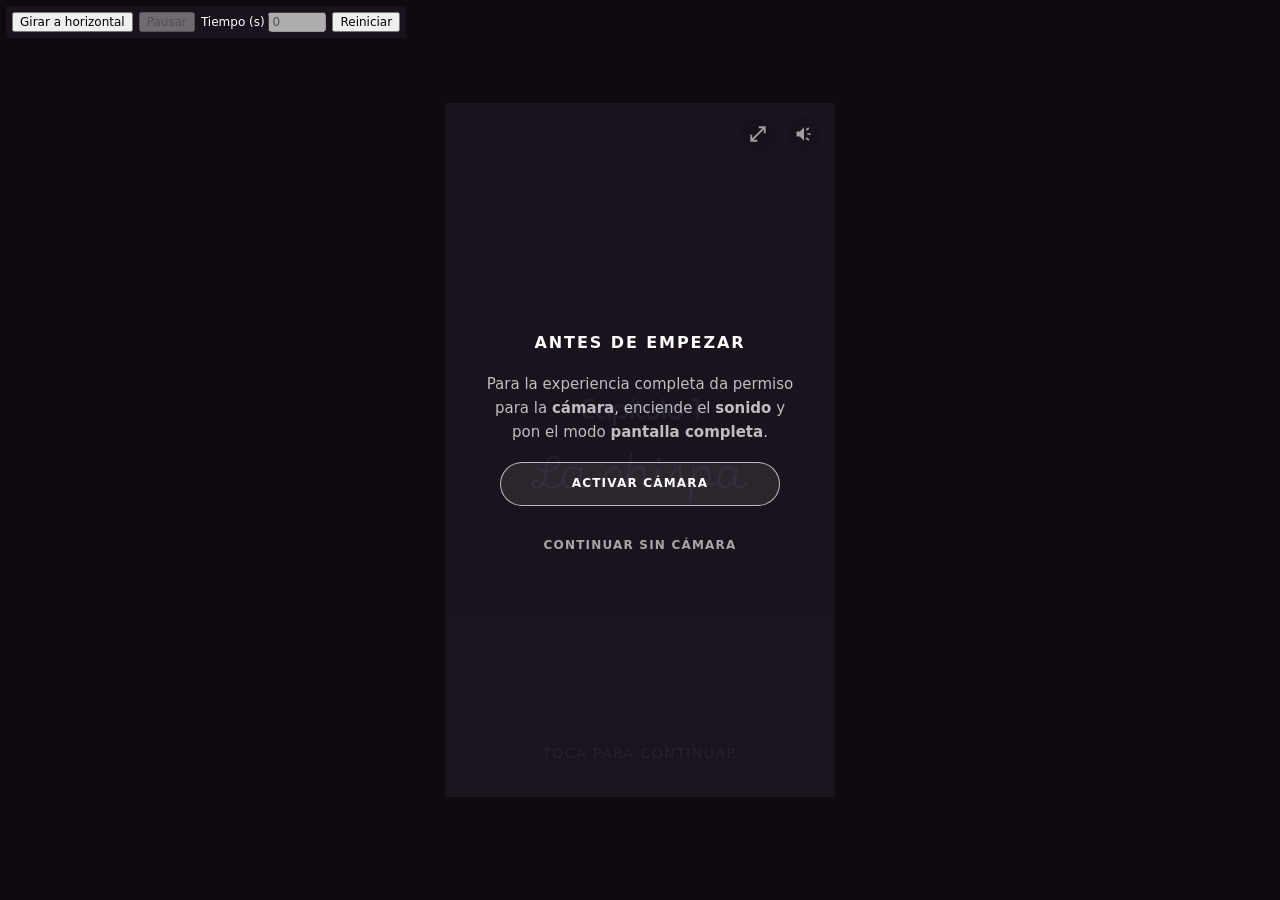
<file: index.html>
<!doctype html>
<html lang="es">
<head>
  <meta charset="utf-8">
  <meta name="viewport" content="width=device-width, initial-scale=1">
  <title>Pulso Celeste</title>
  <meta http-equiv="refresh" content="0; url=amor.html">
</head>
<body>
  <p>Abriendo <a href="amor.html">Pulso Celeste</a>…</p>
  <script>
    const destino = new URL("amor.html", window.location.href);
    destino.search = window.location.search;
    destino.hash = window.location.hash;
    window.location.replace(destino.href);
  </script>
</body>
</html>
</file>
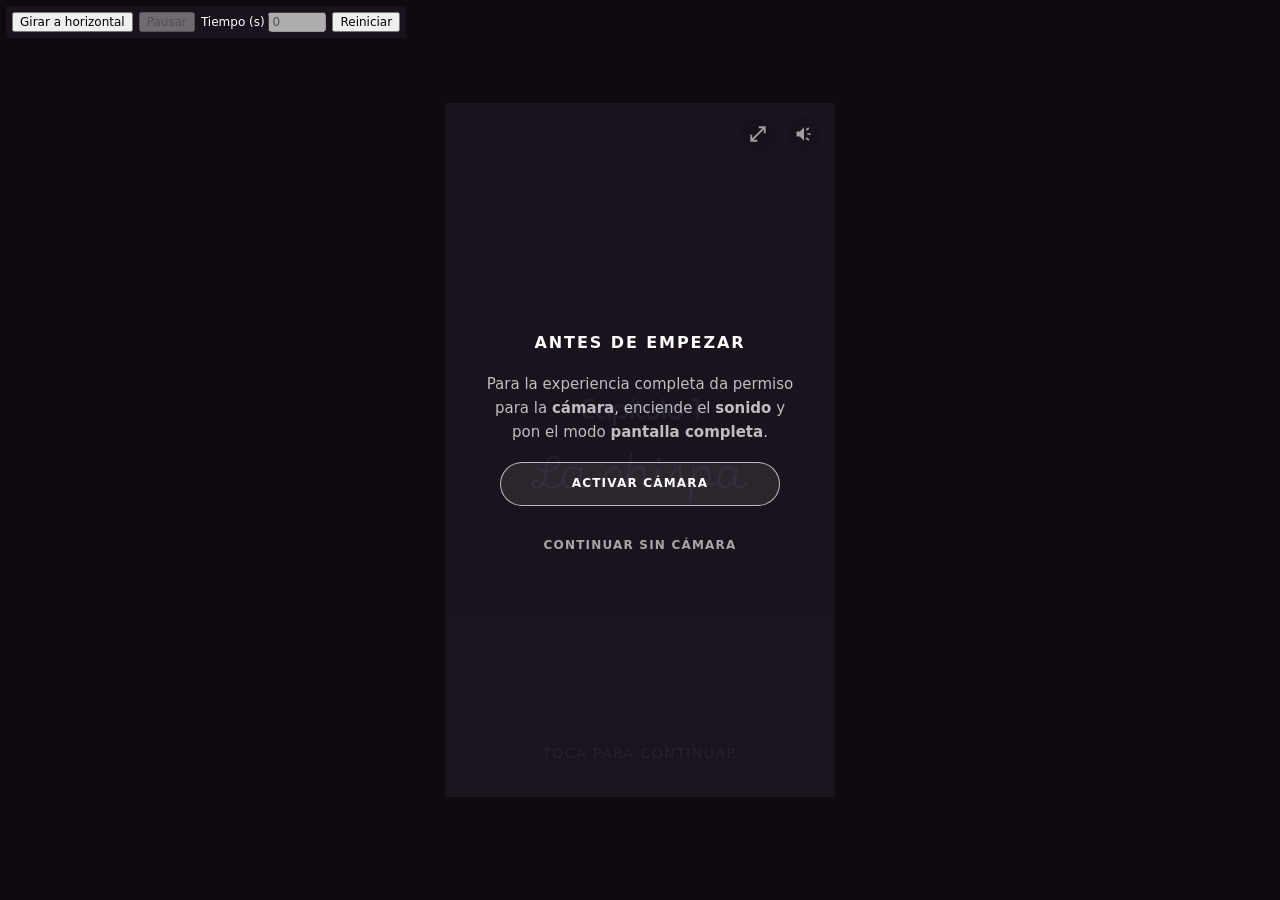
<file: amor.html>
<!doctype html>
<html lang="es">
<head>
  <meta charset="UTF-8">
  <meta name="viewport" content="width=device-width, initial-scale=1, viewport-fit=cover">
  <meta name="theme-color" content="#1b141e">
  <meta name="color-scheme" content="only light">
  <meta name="supported-color-schemes" content="light">
  <title>Amor</title>
  <link rel="stylesheet" href="amor.css?v=119">
  <link rel="stylesheet" href="assets/efectos/emojis/cascadas.css">
</head>
<body>
  <main class="lienzo configuracion-inicial">
    <button class="control-sonido-global sonido-activo" id="controlSonidoGlobal" type="button" aria-pressed="true" aria-label="Desactivar sonido">
      <img src="assets/volumen.svg" alt="" aria-hidden="true">
    </button>
    <button class="control-pantalla-global" id="controlPantallaGlobal" type="button" aria-pressed="false" aria-label="Activar pantalla completa">
      <img class="icono-pantalla-abrir" src="assets/open_fullscreeen.svg" alt="" aria-hidden="true">
      <img class="icono-pantalla-cerrar" src="assets/close_fullscreen.svg" alt="" aria-hidden="true">
    </button>
    <section class="permiso-camara" id="permisoCamara" aria-labelledby="tituloPermisoCamara">
      <p id="tituloPermisoCamara">ANTES DE EMPEZAR</p>
      <p class="permiso-camara-detalle">Para la experiencia completa da permiso para la <strong>cámara</strong>, enciende el <strong>sonido</strong> y pon el modo <strong>pantalla completa</strong>.</p>
      <button id="activarCamara" type="button">ACTIVAR CÁMARA</button>
      <button class="permiso-camara-omitir" id="omitirCamara" type="button">CONTINUAR SIN CÁMARA</button>
    </section>
    <video id="videoCamara" class="video-camara" autoplay muted playsinline aria-hidden="true"></video>
    <canvas id="analisisCamara" class="video-camara" width="160" height="120" aria-hidden="true"></canvas>
    <img
      class="fondo fondo-uno"
      src="assets/fondo-uno.svg"
      alt=""
      aria-hidden="true"
    >
    <img
      class="fondo fondo-dos"
      src="assets/fondo-dos.svg"
      alt=""
      aria-hidden="true"
    >
    <div class="posicion-protagonista">
      <object
        class="personaje-de-pie"
        data="assets/de-pie-animado.svg"
        type="image/svg+xml"
        aria-label="Personaje de pie sobre la montaña"
      ></object>
      <div class="paso-protagonista" aria-hidden="true">
        <img
          class="personaje-caminando"
          data-src-webp="assets/optimized/character-walk-right/walk-right-01.webp"
          data-src-fallback="assets/character-walk-right/walk-right-01.png"
          alt="Personaje caminando hacia la derecha"
        >
      </div>
    </div>
    <button
      id="intro"
      class="intro"
      type="button"
      aria-label="Toca para continuar"
    >
      <img
        class="capitulo"
        src="assets/Textos-titulos/capitulouno.svg"
        alt="Capítulo uno"
      >
      <span class="continuar">Toca para continuar</span>
    </button>
    <p class="mensaje-girar" role="status">
      <span>Gira tu celular para avanzar</span>
    </p>
    <p class="inicio-orientacion" role="status">Coloca tu celular en vertical para comenzar</p>
    <section class="escena-tres" aria-hidden="true">
      <img
        class="fondo-tres"
        data-src-webp="assets/optimized/fondo-tres.webp"
        data-src-fallback="assets/fondo-tres.png"
        alt=""
        aria-hidden="true"
      >
      <img
        class="montanas-tres"
        data-src-webp="assets/optimized/fondo-tres.webp"
        data-src-fallback="assets/fondo-tres.png"
        alt=""
        aria-hidden="true"
      >
      <img class="suelo-tres" data-src-webp="assets/optimized/fondo-tres.webp" data-src-fallback="assets/fondo-tres.png" alt="" aria-hidden="true">
      <svg class="arco-transicion" viewBox="0 0 1080 1920" preserveAspectRatio="none" aria-hidden="true"></svg>
    </section>
    <section class="escena-cuatro" aria-hidden="true">
      <img
        class="fondo-cuatro"
        src="assets/fondo-cuatro.svg"
        alt=""
        aria-hidden="true"
      >
      <div
        class="personaje-espaldas"
        role="img"
        aria-label="Personaje visto de espaldas"
      >
        <span class="personaje-espaldas-capa brazo-ventana brazo-ventana-izquierda" aria-hidden="true">
          <img
            class="personaje-espaldas-capa brazo-espera brazo-espera-izquierdo"
            data-src-webp="assets/optimized/personaje-espaldas.webp"
            data-src-fallback="assets/personaje-espaldas.png"
            alt=""
          >
        </span>
        <span class="personaje-espaldas-capa brazo-ventana brazo-ventana-derecha" aria-hidden="true">
          <img
            class="personaje-espaldas-capa brazo-espera brazo-espera-derecho"
            data-src-webp="assets/optimized/personaje-espaldas.webp"
            data-src-fallback="assets/personaje-espaldas.png"
            alt=""
          >
        </span>
        <img
          class="personaje-espaldas-capa personaje-espaldas-cuerpo"
          data-src-webp="assets/optimized/personaje-espaldas-cuerpo.webp"
          data-src-fallback="assets/personaje-espaldas-cuerpo.png?v=3"
          alt=""
          aria-hidden="true"
        >
      </div>
      <div class="interaccion-chispa" id="interaccionChispa">
        <div class="spark-position" aria-hidden="true">
          <span class="spark-glow"></span>
          <div class="spark-animation">
            <img
              class="chispa"
              data-src-webp="assets/optimized/spark-walk-front/spark-walk-front-01.webp"
              data-src-fallback="assets/spark-walk-front/spark-walk-front-01.png"
              alt=""
            >
          </div>
        </div>
        <span class="recorrido-chispa" aria-hidden="true"></span>
        <button
          class="control-chispa"
          id="controlChispa"
          type="button"
          aria-label="Mantén presionado y desliza hacia la izquierda para encender la chispa"
        >
          <span class="nucleo-control" aria-hidden="true"></span>
          <span class="texto-control">Presiona y desliza</span>
        </button>
      </div>
    </section>
    <section class="escena-cinco" aria-hidden="true">
      <img
        class="fondo-cinco"
        src="assets/fondo-cuatro.svg"
        alt=""
        aria-hidden="true"
      >
      <img
        class="personaje-close"
        data-src-fallback="assets/Personaje-close.svg?v=2"
        alt="Primer plano del personaje azul"
      >
      <button class="continuar-capitulo" id="continuarCapituloDos" type="button" disabled aria-label="Parpadea para continuar al capítulo 2">
        <span id="indicacionParpadeo">PARPADEA PARA CONTINUAR · 0/3</span>
      </button>
    </section>
    <section class="capitulo-dos" id="capituloDos" hidden aria-hidden="true" aria-label="Capítulo 2: La conexión">
      <div class="cap2-escenario" aria-hidden="true">
        <img class="cap2-fondo cap2-fondo-base" alt="">
        <img class="cap2-fondo cap2-fondo-parche" alt="">
        <span class="cap2-destello-press" id="destelloPressCap2" aria-hidden="true"></span>
        <div class="cap2-caminante"><div class="cap2-reflejo"><img class="cap2-frames" alt=""></div></div>
        <div class="cap2-frontal"></div>
        <div class="cap2-bolitas"></div>
        <div class="cap2-nube"></div>
      </div>
      <img class="cap2-lamina" alt="">
      <img class="cap2-lamina" alt="">
      <span class="cap2-calidez" aria-hidden="true"></span>
      <canvas class="emojis-cascada cap2-emojis" id="emojisConversacionCap2" aria-hidden="true"></canvas>
      <button class="cap2-accion" id="accionCapituloDos" type="button" aria-label="Comenzar el capítulo 2"></button>
      <button class="cap2-boton-press" id="botonPressCap2" type="button" hidden aria-label="Presiona para hacer crecer el pensamiento">
        <img src="assets/Boton-press.svg?v=3" alt="" aria-hidden="true">
      </button>
      <div class="cap2-zonas" hidden>
        <button class="cap2-tecla cap2-tecla-izquierda" type="button" aria-label="Escribir desde el lado izquierdo"><span aria-hidden="true"></span></button>
        <button class="cap2-tecla cap2-tecla-derecha" type="button" aria-label="Escribir desde el lado derecho"><span aria-hidden="true"></span></button>
      </div>
      <output class="cap2-progreso" aria-live="polite"></output>
      <p class="cap2-leyenda"></p>
      <p class="cap2-orientacion" role="status">Gira tu celular para continuar</p>
      <button class="cap2-reintentar" type="button" hidden>Reintentar la carga</button>
    </section>
    <section class="capitulo-tres" id="capituloTres" hidden aria-hidden="true" aria-label="Capítulo 3: La cercanía">
      <div class="cap3-pista">
        <article class="cap3-panel cap3-portadilla" aria-label="Portadilla del capítulo 3">
          <img class="cap3-fondo" src="assets/Capitulo-3/fondo-capitulo3.svg" alt="" aria-hidden="true">
          <span class="cap3-resplandor" aria-hidden="true"></span>
          <img class="cap3-titulo" src="assets/Capitulo-3/capitulo3.svg?v=2" alt="Capítulo 3. La cercanía">
          <button class="cap3-deslizar" type="button" aria-label="Desliza o pulsa para ir a la siguiente escena">
            <span>DESLIZA PARA IR A LA SIGUIENTE ESCENA</span>
            <span class="cap3-flecha" aria-hidden="true">→</span>
          </button>
        </article>
        <article class="cap3-panel cap3-escena-dos" aria-label="Siguiente escena del capítulo 3">
          <img data-src-webp="assets/optimized/Capitulo-3/fondo-dos-cap-3.svg" data-src-fallback="assets/Capitulo-3/fondo-dos-cap-3.svg" alt="" aria-hidden="true">
          <img class="cap3-personaje cap3-personaje-azul" data-src-webp="assets/optimized/character-walk-right/walk-right-01.webp" data-src-fallback="assets/character-walk-right/walk-right-01.png" alt="El personaje azul sube la montaña desde la izquierda">
          <img class="cap3-personaje cap3-personaje-chispa" data-src-webp="assets/optimized/Capitulo-3/chispa-caminata/frame_01.webp" data-src-fallback="assets/Capitulo-3/chispa-caminata/frame_01.png" alt="Chispa sube la montaña desde la derecha">
          <button class="cap3-longpress" type="button" aria-label="Mantén presionado para que ambos personajes caminen">
            <img src="assets/Boton-press.svg?v=3" alt="" aria-hidden="true">
          </button>
          <span class="cap3-presiona" aria-hidden="true">PRESIONA</span>
          <div class="cap3-cuadro-tres" aria-hidden="true">
            <object class="cap3-cuadro-tres-svg" data-src-webp="assets/optimized/Capitulo-3/fondo-tres-cap-3.svg?v=3" data-src-fallback="assets/Capitulo-3/fondo-tres-cap-3.svg?v=2" type="image/svg+xml" aria-label="Los dos personajes juntos en el tercer cuadro"></object>
          </div>
          <div class="cap3-cuadro-cuatro" aria-hidden="true">
            <img data-src-webp="assets/optimized/Capitulo-3/fondo-cuatro-cap-3.webp" data-src-fallback="assets/Capitulo-3/fondo-cuatro-cap-3.png" alt="Cuarto cuadro del capítulo 3">
            <span class="cap3-parpado-cuatro cap3-parpado-cuatro-izquierdo" aria-hidden="true"></span>
            <span class="cap3-parpado-cuatro cap3-parpado-cuatro-derecho" aria-hidden="true"></span>
            <button class="cap3-boton-lateral cap3-boton-lateral-izquierdo" type="button" aria-label="Presiona el botón izquierdo">
              <img src="assets/Boton-press.svg?v=3" alt="" aria-hidden="true">
            </button>
            <span class="cap3-etiqueta-lateral cap3-etiqueta-lateral-izquierda" aria-hidden="true">PRESIONA</span>
            <button class="cap3-boton-lateral cap3-boton-lateral-derecho" type="button" aria-label="Presiona el botón derecho">
              <img src="assets/Boton-press.svg?v=3" alt="" aria-hidden="true">
            </button>
            <span class="cap3-etiqueta-lateral cap3-etiqueta-lateral-derecha" aria-hidden="true">PRESIONA</span>
          </div>
          <div class="cap3-cuadro-cinco" aria-hidden="true">
            <img data-src-webp="assets/optimized/Capitulo-3/fondo-cinco-cap-3.svg?v=3" data-src-fallback="assets/Capitulo-3/fondo-cinco-cap-3.svg?v=2" alt="Quinto cuadro del capítulo 3">
          </div>
        </article>
      </div>
    </section>
    <section class="cierre-estelar" id="cierreEstelar" hidden aria-hidden="true" aria-labelledby="tituloCierreEstelar">
      <img class="cierre-estelar-fondo" src="assets/Capitulo-3/fondo-cierre-estelar.svg" alt="" aria-hidden="true">
      <canvas class="cierre-estelar-lluvia" id="lluviaEstrellasCap3" aria-hidden="true"></canvas>
      <div class="cierre-estelar-mensaje">
        <h1 id="tituloCierreEstelar"><img src="assets/titulo-pulso-celeste.svg" alt="Pulso Celeste"></h1>
        <p class="cierre-estelar-dedicatoria">Hay encuentros que no se apagan.</p>
      </div>
      <div class="cierre-estelar-creditos" aria-label="Créditos">
        <p class="cierre-estelar-firma">CREADO POR</p>
        <p>Valeria Victoria Moreno San Luis</p>
        <p>Ximena Esperanza Zuzuarregui Pozas</p>
      </div>
      <a class="cierre-estelar-volver" id="reiniciarExperiencia" href="amor.html">VOLVER A INICIAR <span aria-hidden="true">↻</span></a>
    </section>
    <span class="cursor-tactil" aria-hidden="true"></span>
  </main>

  <aside class="revision-giro" hidden aria-label="Simulación de orientación y revisión">
    <button id="simularGiro" type="button">Girar a horizontal</button>
    <button id="pausarRevision" type="button" disabled>Pausar</button>
    <label>Tiempo (s) <input id="tiempoRevision" type="number" min="0" max="8.8" step="0.1" value="0" disabled></label>
    <button id="reiniciarRevision" type="button">Reiniciar</button>
    <button id="simularParpadeo" type="button" hidden>Simular parpadeo</button>
  </aside>
  <script src="assets/audio/banda-sonora.js?v=4"></script>
  <script src="assets/audio/efectos-narrativos.js?v=6"></script>
  <script src="amor.js?v=132"></script>
</body>
</html>
</file>
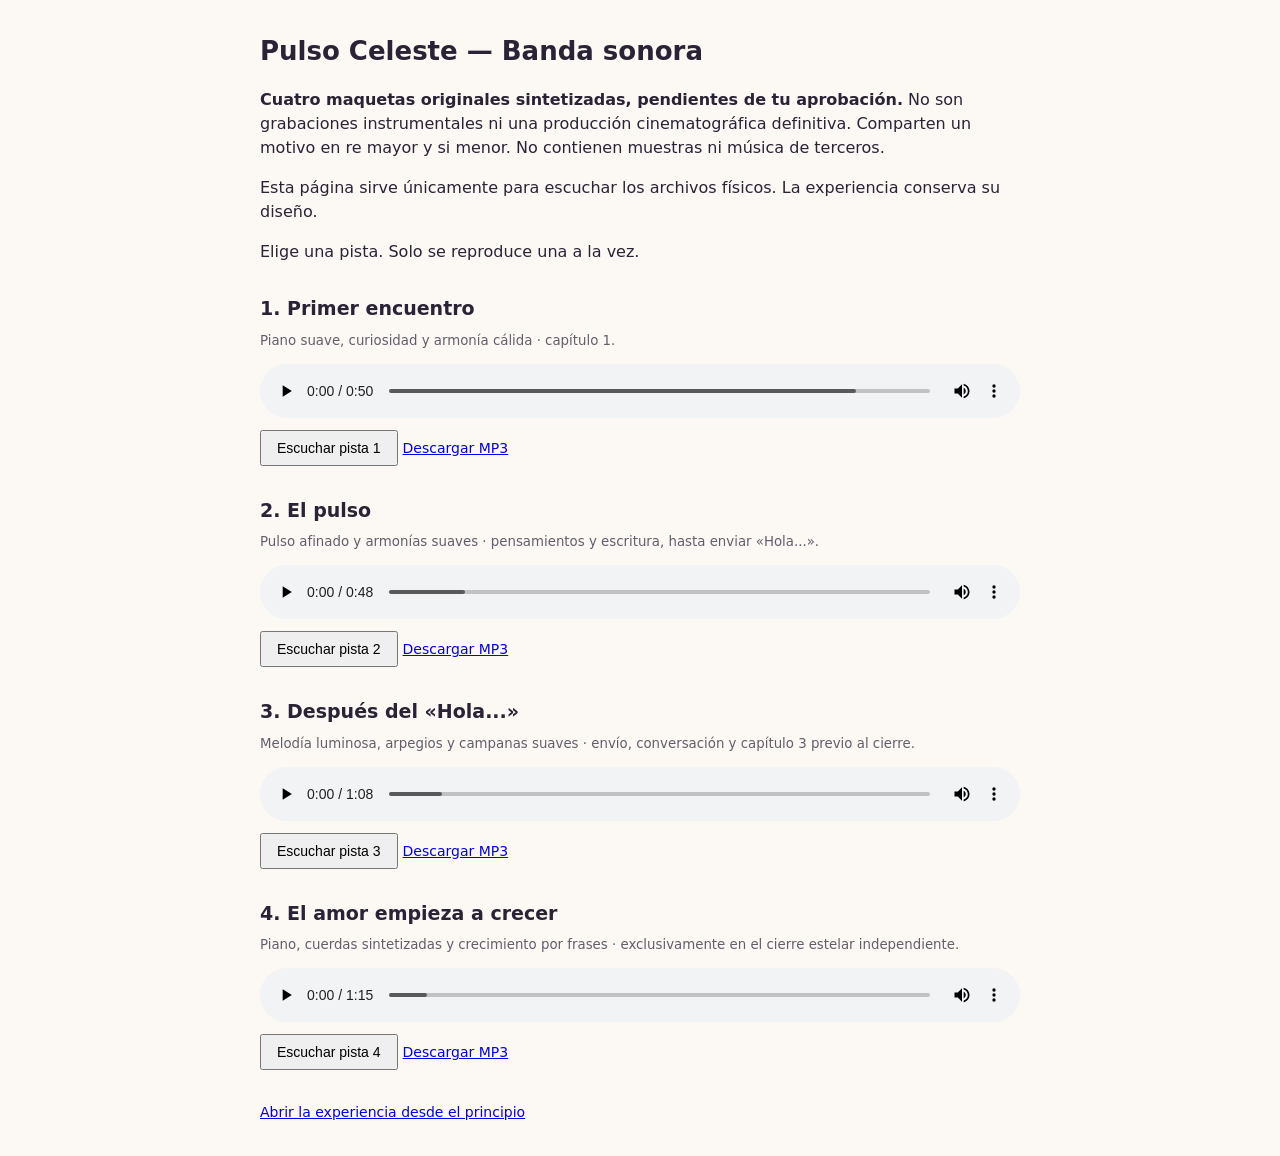
<file: desarrollo/musica.html>
<!doctype html>
<html lang="es">
<head>
  <meta charset="utf-8">
  <meta name="viewport" content="width=device-width, initial-scale=1">
  <title>Pulso Celeste — Escucha de las cuatro maquetas</title>
  <style>
    body { max-width: 760px; margin: 32px auto; padding: 0 20px; font: 16px/1.5 system-ui, sans-serif; color: #292335; background: #fcf8f4; }
    h1 { font-size: 26px; } h2 { font-size: 19px; margin-bottom: 5px; }
    section { margin: 30px 0; } audio { display: block; width: 100%; margin: 12px 0; }
    button, a { font-size: 14px; } button { padding: 8px 15px; cursor: pointer; }
    output { display: block; min-height: 24px; } small { color: #655d6b; }
  </style>
</head>
<body>
  <h1>Pulso Celeste — Banda sonora</h1>
  <p><strong>Cuatro maquetas originales sintetizadas, pendientes de tu aprobación.</strong>
    No son grabaciones instrumentales ni una producción cinematográfica definitiva.
    Comparten un motivo en re mayor y si menor. No contienen muestras ni música de terceros.</p>
  <p>Esta página sirve únicamente para escuchar los archivos físicos. La experiencia conserva su diseño.</p>
  <output id="resultado" aria-live="polite">Elige una pista. Solo se reproduce una a la vez.</output>
  <section>
    <h2>1. Primer encuentro</h2>
    <small>Piano suave, curiosidad y armonía cálida · capítulo 1.</small>
    <audio id="encuentro" controls preload="metadata" src="../assets/Audios/Musica/cap01_primer_encuentro.mp3"></audio>
    <button type="button" data-audio="encuentro">Escuchar pista 1</button>
    <a download href="../assets/Audios/Musica/cap01_primer_encuentro.mp3">Descargar MP3</a>
  </section>
  <section>
    <h2>2. El pulso</h2>
    <small>Pulso afinado y armonías suaves · pensamientos y escritura, hasta enviar «Hola...».</small>
    <audio id="pulso" controls preload="metadata" src="../assets/Audios/Musica/cap02_pulso.mp3"></audio>
    <button type="button" data-audio="pulso">Escuchar pista 2</button>
    <a download href="../assets/Audios/Musica/cap02_pulso.mp3">Descargar MP3</a>
  </section>
  <section>
    <h2>3. Después del «Hola...»</h2>
    <small>Melodía luminosa, arpegios y campanas suaves · envío, conversación y capítulo 3 previo al cierre.</small>
    <audio id="hola" controls preload="metadata" src="../assets/Audios/Musica/cap02_despues_del_hola.mp3"></audio>
    <button type="button" data-audio="hola">Escuchar pista 3</button>
    <a download href="../assets/Audios/Musica/cap02_despues_del_hola.mp3">Descargar MP3</a>
  </section>
  <section>
    <h2>4. El amor empieza a crecer</h2>
    <small>Piano, cuerdas sintetizadas y crecimiento por frases · exclusivamente en el cierre estelar independiente.</small>
    <audio id="final" controls preload="metadata" src="../assets/Audios/Musica/final_amor_creciente.mp3"></audio>
    <button type="button" data-audio="final">Escuchar pista 4</button>
    <a download href="../assets/Audios/Musica/final_amor_creciente.mp3">Descargar MP3</a>
  </section>
  <p><a href="../amor.html">Abrir la experiencia desde el principio</a></p>
  <script>
    const audios = [...document.querySelectorAll("audio")];
    const resultado = document.querySelector("#resultado");
    audios.forEach((audio) => {
      audio.addEventListener("play", () => {
        audios.forEach((otro) => { if (otro !== audio) otro.pause(); });
        resultado.textContent = `Reproduciendo: ${audio.parentElement.querySelector("h2").textContent}`;
      });
      audio.addEventListener("error", () => { resultado.textContent = `No se pudo cargar ${audio.getAttribute("src")}`; });
    });
    document.querySelectorAll("[data-audio]").forEach((boton) => {
      boton.addEventListener("click", () => {
        const audio = document.getElementById(boton.dataset.audio);
        audios.forEach((otro) => { if (otro !== audio) otro.pause(); });
        audio.play().catch(() => { resultado.textContent = "Pulsa reproducir en el control de audio para continuar."; });
      });
    });
    document.addEventListener("visibilitychange", () => { if (document.hidden) audios.forEach((audio) => audio.pause()); });
  </script>
</body>
</html>
</file>
<file: amor.css>
* {
  box-sizing: border-box;
}

:root {
  color-scheme: only light;
  /* Misma familia que la instrucción de la primera pantalla narrativa. */
  --fuente-experiencia: system-ui, -apple-system, BlinkMacSystemFont, "Segoe UI", sans-serif;
}

html,
body {
  width: 100%;
  min-height: 100%;
  margin: 0;
  background: #0e0a10;
}

body {
  min-height: 100svh;
  display: grid;
  place-items: center;
  overflow: hidden;
}

.lienzo {
  position: relative;
  isolation: isolate;
  font-family: var(--fuente-experiencia);
  width: min(390px, 100vw, 56.25svh);
  height: auto;
  min-height: 0;
  aspect-ratio: 9 / 16;
  display: grid;
  place-items: end center;
  overflow: hidden;
  padding: max(20px, env(safe-area-inset-top)) 20px max(5svh, env(safe-area-inset-bottom));
  background: #1b141e;
  transition: width .9s cubic-bezier(.22, 1, .36, 1), aspect-ratio .9s cubic-bezier(.22, 1, .36, 1);
}

/* Los controles narrativos también heredan la familia, sin perder su jerarquía. */
.lienzo button,
.lienzo input,
.lienzo select,
.lienzo textarea {
  font-family: inherit;
}

.control-sonido-global,
.control-pantalla-global {
  position: absolute;
  top: max(14px, env(safe-area-inset-top));
  z-index: 40;
  width: clamp(28px, 6.5vw, 34px);
  aspect-ratio: 1;
  padding: 7px;
  border: 0;
  border-radius: 50%;
  background: rgb(20 16 27 / 22%);
  opacity: .32;
  cursor: pointer;
  touch-action: manipulation;
  -webkit-tap-highlight-color: transparent;
  transition: opacity .25s ease, background-color .25s ease, transform .18s ease;
}

.control-sonido-global { right: max(14px, env(safe-area-inset-right)); }
.control-pantalla-global {
  right: calc(max(14px, env(safe-area-inset-right)) + clamp(38px, 8vw, 46px));
  color: #fefcf6;
  background: rgb(20 16 27 / 36%);
  opacity: .6;
}

.control-sonido-global img,
.control-pantalla-global img { display: block; width: 100%; height: 100%; pointer-events: none; }
.control-sonido-global::after {
  position: absolute;
  top: 50%;
  left: 18%;
  width: 64%;
  height: 2px;
  border-radius: 2px;
  background: #fefcf6;
  content: "";
  transform: rotate(-45deg);
  transform-origin: center;
  transition: opacity .2s ease;
}
.control-sonido-global.sonido-activo { background: rgb(20 16 27 / 36%); opacity: .6; }
.control-sonido-global.sonido-activo::after { opacity: 0; }
.control-sonido-global:active,
.control-pantalla-global:active { transform: scale(.9); }
.control-sonido-global:focus-visible,
.control-pantalla-global:focus-visible { outline: 2px solid #fff; outline-offset: 3px; }

.control-pantalla-global.pantalla-completa-activa {
  background: rgb(20 16 27 / 36%);
  opacity: .6;
}

.control-pantalla-global .icono-pantalla-cerrar { display: none; }
.control-pantalla-global.pantalla-completa-activa .icono-pantalla-abrir { display: none; }
.control-pantalla-global.pantalla-completa-activa .icono-pantalla-cerrar { display: block; }

.lienzo.configuracion-inicial .control-sonido-global,
.lienzo.configuracion-inicial .control-pantalla-global {
  animation: guia-configuracion-inicial 1.35s ease-in-out infinite;
}

@keyframes guia-configuracion-inicial {
  0%, 100% {
    opacity: .36;
    filter: drop-shadow(0 0 2px rgb(255 255 255 / 8%));
  }
  50% {
    opacity: .88;
    filter: drop-shadow(0 0 10px rgb(255 255 255 / 52%));
  }
}

@media (prefers-reduced-motion: reduce) {
  .lienzo.configuracion-inicial .control-sonido-global,
  .lienzo.configuracion-inicial .control-pantalla-global {
    animation: none;
    opacity: .78;
  }
}

.fondo {
  position: absolute;
  top: 50%;
  left: 50%;
  z-index: 0;
  width: 1080px;
  height: 1920px;
  max-width: none;
  transform: translate(-50%, -50%);
  opacity: 1;
  user-select: none;
  pointer-events: none;
  transition: opacity .9s cubic-bezier(.22, 1, .36, 1);
}

.fondo-dos {
  width: 100%;
  height: 100%;
  object-fit: contain;
  opacity: 0;
}

.lienzo.mostrar-fondo-dos .fondo-uno {
  opacity: 0;
}

.lienzo.mostrar-fondo-dos .fondo-dos {
  opacity: 1;
}

.posicion-protagonista {
  --altura-protagonista: calc(min(390px, 100vw, 56.25svh) * .40305);
  position: absolute;
  top: 67.3%;
  left: 50%;
  z-index: 4;
  width: 0;
  height: 0;
  opacity: 0;
  transform: translateY(12px) scale(.96);
  transform-origin: 0 0;
  transition:
    opacity .8s ease .25s,
    transform 1s cubic-bezier(.22, 1, .36, 1) .25s;
  pointer-events: none;
}

.personaje-de-pie {
  position: absolute;
  left: 0;
  top: 0;
  display: block;
  width: calc(var(--altura-protagonista) * .607866);
  height: var(--altura-protagonista);
  transform: translate(-50%, -100%);
  user-select: none;
  pointer-events: none;
  overflow: visible;
}

.lienzo.mostrar-fondo-dos .posicion-protagonista {
  opacity: 1;
  transform: translateY(0) scale(1);
}

.intro {
  position: absolute;
  inset: 0;
  z-index: 1;
  width: 100%;
  margin: 0;
  padding: 0;
  border: 0;
  color: #fff;
  background: transparent;
  cursor: pointer;
  touch-action: manipulation;
  -webkit-tap-highlight-color: transparent;
}

.permiso-camara {
  position: absolute;
  inset: 0;
  z-index: 25;
  display: flex;
  flex-direction: column;
  align-items: center;
  justify-content: center;
  gap: clamp(12px, 2.2svh, 18px);
  padding: clamp(16px, 4vmin, 34px);
  color: #fff;
  background: rgb(27 20 30 / 94%);
  text-align: center;
  transition: opacity .55s ease, visibility 0s linear 0s;
}

.permiso-camara[hidden] { display: none; }
.permiso-camara.saliendo { opacity: 0; visibility: hidden; pointer-events: none; transition-delay: 0s, .55s; }

.permiso-camara > p { margin: 0; flex-shrink: 0; }

.permiso-camara > p:first-child {
  font: 600 clamp(.8rem, 3.5vmin, 1rem)/1.35 var(--fuente-experiencia);
  letter-spacing: .12em;
}

.permiso-camara-detalle {
  max-width: 330px;
  color: rgb(255 255 255 / 72%);
  font: 400 clamp(.8125rem, 3.6vmin, .9375rem)/1.6 var(--fuente-experiencia);
}

.permiso-camara button {
  min-width: 0;
  width: min(100%, 280px);
  flex-shrink: 0;
  min-height: 44px;
  padding: 12px 16px;
  border: 1px solid rgb(255 255 255 / 68%);
  border-radius: 999px;
  color: #fff;
  background: rgb(255 255 255 / 8%);
  font: 600 .75rem/1.4 var(--fuente-experiencia);
  letter-spacing: .1em;
  cursor: pointer;
}

/* La entrada sigue siendo vertical; en una ventana horizontal corta se compacta
   solo la composición tipográfica del permiso para mantener visibles los botones. */
@media (orientation: landscape) and (max-height: 420px) {
  .permiso-camara { gap: 8px; padding: 16px 12px; }
  .permiso-camara > p:first-child { font-size: clamp(11px, 3.4vmin, 14px); }
  .permiso-camara-detalle { font-size: clamp(12px, 3.5vmin, 14px); }
  .permiso-camara button {
    padding: 10px 8px;
    font-size: .6875rem;
    letter-spacing: .08em;
  }
}

.permiso-camara button:disabled { opacity: .48; cursor: wait; }
.permiso-camara-omitir { border-color: transparent !important; background: transparent !important; opacity: .62; }
.video-camara { position: fixed; width: 1px; height: 1px; opacity: 0; pointer-events: none; }

.intro:focus-visible {
  outline: 2px solid #fff;
  outline-offset: -8px;
}

.intro.saliendo {
  pointer-events: none;
  animation: salida-intro .85s cubic-bezier(.64, 0, .78, 0) both;
}

.capitulo {
  position: absolute;
  top: 50%;
  left: 50%;
  display: block;
  width: calc(min(66%, 300px) - 40px);
  height: auto;
  transform: translate(-50%, -50%);
  user-select: none;
  animation: entrada-titulo 1.35s cubic-bezier(.22, 1, .36, 1) both;
}

.continuar {
  position: absolute;
  bottom: max(34px, env(safe-area-inset-bottom));
  left: 50%;
  display: block;
  width: max-content;
  max-width: calc(100% - 40px);
  color: #fff;
  font: 500 clamp(.72rem, 3.4vw, .88rem)/1.3 var(--fuente-experiencia);
  letter-spacing: .1em;
  text-transform: uppercase;
  opacity: 0;
  transform: translateX(-50%);
  animation:
    entrada-mensaje .7s ease 1.15s both,
    pulso-mensaje 1.35s ease-in-out 1.85s infinite;
}

.mensaje-girar {
  position: absolute;
  bottom: max(34px, env(safe-area-inset-bottom));
  left: 50%;
  z-index: 2;
  width: calc(100% - 40px);
  margin: 0;
  color: #fff;
  font: 500 clamp(.72rem, 3.4vw, .88rem)/1.3 var(--fuente-experiencia);
  letter-spacing: .1em;
  text-align: center;
  text-transform: uppercase;
  opacity: 1;
  transform: translateX(-50%);
  pointer-events: none;
  transition: opacity .4s ease;
}

.mensaje-girar span {
  display: block;
  opacity: 0;
}

.lienzo.mostrar-fondo-dos .mensaje-girar span {
  animation:
    entrada-mensaje-girar .7s ease 1.5s both,
    pulso-mensaje 1.35s ease-in-out 2.2s infinite;
}

.escena-tres,
.escena-cuatro,
.escena-cinco {
  position: absolute;
  inset: 0;
  overflow: hidden;
  background: #1b141e;
  opacity: 0;
  visibility: hidden;
  pointer-events: none;
  transition: opacity .9s cubic-bezier(.22, 1, .36, 1), visibility 0s linear .9s, filter .45s ease;
}

.escena-tres {
  z-index: 3;
  background: transparent;
}

.escena-cuatro {
  z-index: 5;
}

.escena-cinco {
  z-index: 6;
}

.escena-cinco::after {
  position: absolute;
  inset: -18%;
  z-index: 1;
  background: radial-gradient(
    ellipse at 50% 54%,
    rgb(253 159 60 / 98%) 0%,
    rgb(253 159 60 / 68%) 24%,
    rgb(253 159 60 / 26%) 50%,
    transparent 72%
  );
  content: "";
  opacity: .18;
  transform: scale(.82);
  pointer-events: none;
  will-change: opacity, transform, filter;
}

.lienzo.escena-cinco-activa .escena-cinco::after {
  animation: brillo-final-cap1 2.15s ease-in-out infinite;
}

.fondo-tres,
.montanas-tres,
.suelo-tres,
.arco-transicion {
  position: absolute;
  inset: 0;
  display: block;
  width: 100%;
  height: 100%;
  object-fit: cover;
  object-position: var(--camara-recorrido, 0%) center;
  user-select: none;
  pointer-events: none;
}

.fondo-tres,
.montanas-tres,
.suelo-tres {
  opacity: var(--paisaje-visible, 0);
  will-change: transform, opacity;
}

.fondo-tres {
  transform: translate(var(--cielo-x, 0px), var(--cielo-y, 0px));
}

.montanas-tres {
  mask-image: linear-gradient(transparent 20%, #000 30%, #000 65%, transparent 74%);
  transform: translate(var(--montanas-x, 0px), var(--montanas-y, 0px));
}

.suelo-tres,
.arco-transicion {
  transform: translate(var(--suelo-x, 0px), var(--suelo-y, 0px));
}

.arco-transicion {
  overflow: visible;
}

.paso-protagonista {
  opacity: 0;
  transform-origin: 0 0;
}

.personaje-caminando {
  position: absolute;
  top: 0;
  left: 0;
  display: block;
  width: 148px;
  height: auto;
  transform-origin: 50.7% 89%;
  user-select: none;
  pointer-events: none;
  will-change: transform;
}

.fondo-cuatro {
  position: absolute;
  inset: 0;
  display: block;
  width: 100%;
  height: 100%;
  object-fit: cover;
  user-select: none;
  pointer-events: none;
}

.fondo-cinco,
.personaje-close {
  position: absolute;
  inset: 0;
  display: block;
  width: 100%;
  height: 100%;
  object-fit: cover;
  user-select: none;
  pointer-events: none;
}

.fondo-cinco {
  z-index: 0;
}

.personaje-close {
  z-index: 2;
  transform: scale(1.035);
  transform-origin: center center;
  transition: transform 1.2s cubic-bezier(.22, 1, .36, 1) .2s;
}

@keyframes brillo-final-cap1 {
  0%, 100% {
    opacity: .16;
    transform: scale(.82);
    filter: blur(8px);
  }
  50% {
    opacity: .94;
    transform: scale(1.13);
    filter: blur(1px) brightness(1.18) saturate(1.12);
  }
}

.personaje-espaldas {
  position: absolute;
  bottom: calc(-3.5% - 70px);
  left: 6.4%;
  display: block;
  width: calc(34% + 50px);
  aspect-ratio: 1062 / 1480;
  transform: translateY(18px) scale(.985);
  transform-origin: center bottom;
  opacity: 0;
  z-index: 5;
  user-select: none;
  pointer-events: none;
  transition:
    opacity 1s ease .28s,
    transform 1.25s cubic-bezier(.22, 1, .36, 1) .28s;
}

.personaje-espaldas-capa {
  position: absolute;
  inset: 0;
  display: block;
  width: 100%;
  height: 100%;
  user-select: none;
  pointer-events: none;
}

.brazo-ventana {
  overflow: hidden;
}

.brazo-ventana-izquierda {
  clip-path: inset(47% 83% 18% 0);
}

.brazo-ventana-derecha {
  clip-path: inset(47% 0 18% 83%);
}

.brazo-espera-izquierdo {
  transform-origin: 9.8% 51.4%;
}

.brazo-espera-derecho {
  transform-origin: 90.3% 51.4%;
}

.lienzo.escena-tres-activa,
.lienzo.escena-cuatro-activa,
.lienzo.escena-cinco-activa {
  width: min(100vw, 177.778svh);
  aspect-ratio: 16 / 9;
  padding: 0;
}

.lienzo.recorrido-iniciado {
  transition: width .4s cubic-bezier(.22, 1, .36, 1), aspect-ratio .4s cubic-bezier(.22, 1, .36, 1);
}

.lienzo.recorrido-iniciado .fondo-dos {
  opacity: 0;
  transition: none;
}

.lienzo.recorrido-iniciado .posicion-protagonista {
  transition: none;
}

.lienzo.escena-cuatro-activa .posicion-protagonista {
  visibility: hidden;
}

.lienzo.escena-tres-activa .escena-tres {
  opacity: 1;
  visibility: visible;
  transition: none;
}

.lienzo.escena-cuatro-activa .escena-cuatro {
  opacity: 1;
  visibility: visible;
  pointer-events: auto;
  transition-delay: 0s;
}

.lienzo.chispa-pausada .escena-cuatro > :not(.interaccion-chispa),
.lienzo.chispa-pausada .interaccion-chispa > :not(.control-chispa):not(.texto-control) {
  filter: grayscale(1);
}

.lienzo.escena-cinco-activa .escena-cuatro {
  opacity: 0;
  visibility: hidden;
  pointer-events: none;
  transition: opacity 1s ease, visibility 0s linear 1s;
}

.lienzo.escena-cinco-activa .escena-cinco {
  opacity: 1;
  visibility: visible;
  pointer-events: auto;
  transition: opacity 1s ease .18s, visibility 0s linear 0s;
}

.lienzo.transicion-capitulo-dos .escena-cinco {
  opacity: 0;
  pointer-events: none;
  transition: opacity 2.8s ease-in-out;
}

.lienzo.escena-cinco-activa .personaje-close {
  transform: scale(1);
}

.lienzo.parpadeo-detectado .personaje-close {
  filter: brightness(1.16);
}

.lienzo.escena-cuatro-activa .personaje-espaldas {
  opacity: 1;
  transform: translateY(0) scale(1);
}

.lienzo.escena-cuatro-activa .brazo-espera-izquierdo {
  animation: espera-brazo-izquierdo 3.4s ease-in-out 1.1s infinite;
}

.lienzo.escena-cuatro-activa .brazo-espera-derecho {
  animation: espera-brazo-derecho 3.4s ease-in-out 1.1s infinite;
}

.lienzo.escena-cuatro-activa .mensaje-girar {
  animation: none;
  opacity: 0;
}

.lienzo.escena-tres-activa .mensaje-girar {
  animation: none !important;
  opacity: 0;
  transition: opacity .4s ease;
}

.lienzo.recorrido-pausado .mensaje-girar {
  z-index: 8;
  opacity: 1;
}

.lienzo.escena-cuatro-activa .mensaje-girar {
  opacity: 0;
}

.revision-giro[hidden] {
  display: none;
}

.revision-giro {
  position: fixed;
  top: 6px;
  left: 6px;
  z-index: 30;
  display: flex;
  flex-wrap: wrap;
  align-items: center;
  gap: 6px;
  padding: 6px;
  color: #fff;
  background: #1b141eee;
  font: 12px system-ui, sans-serif;
}

.revision-giro button,
.revision-giro input {
  font: inherit;
}

.revision-giro input {
  width: 58px;
}

.interaccion-chispa {
  --progreso-chispa: 0;
  --escala-chispa: .36;
  --opacidad-personaje-chispa: 0;
  --opacidad-fondo-chispa: .13;
  --altura-chispa-base: 468px;
  --posicion-x-chispa: 88%;
  --posicion-y-chispa: 62%;
  --posicion-x-luz: 88%;
  --posicion-y-luz: 62%;
  position: absolute;
  inset: 0;
  z-index: 2;
  overflow: hidden;
  touch-action: none;
  pointer-events: none;
}

.interaccion-chispa::before {
  position: absolute;
  inset: 0;
  background:
    radial-gradient(ellipse 46% 66% at var(--posicion-x-luz) var(--posicion-y-luz), rgb(255 188 84 / 28%) 0, rgb(244 128 68 / 14%) 28%, rgb(183 64 73 / 7%) 48%, transparent 76%),
    linear-gradient(90deg, transparent 34%, rgb(244 158 68 / 4%) 100%);
  content: "";
  opacity: 0;
  transition: opacity .8s ease, filter .65s ease;
}

.interaccion-chispa.activada::before {
  opacity: var(--opacidad-fondo-chispa);
}

.interaccion-chispa.completa::before {
  opacity: .82;
  filter: brightness(1.18) saturate(1.12);
}

.lienzo.escena-cuatro-activa .interaccion-chispa {
  pointer-events: auto;
}

.spark-position {
  position: absolute;
  top: var(--posicion-y-chispa);
  left: var(--posicion-x-chispa);
  z-index: 4;
  width: 0;
  height: 0;
  opacity: var(--opacidad-personaje-chispa);
  transform: scale(var(--escala-chispa));
  transform-origin: 0 0;
  transition: opacity .35s ease;
  user-select: none;
  pointer-events: none;
  will-change: left, top, transform;
}

.spark-glow {
  position: absolute;
  top: 0;
  left: 0;
  width: calc(var(--altura-chispa-base) * .74);
  height: calc(var(--altura-chispa-base) * .74);
  border-radius: 50%;
  background: radial-gradient(circle, rgb(255 191 85 / 26%) 0, rgb(244 116 68 / 10%) 42%, transparent 72%);
  filter: blur(18px);
  transform: translate(-50%, -62%);
}

.spark-animation {
  position: absolute;
  bottom: 0;
  left: 0;
  width: var(--altura-chispa-base);
  height: var(--altura-chispa-base);
  transform: translateX(-50%);
  transform-origin: center bottom;
}

.chispa {
  display: block;
  width: 100%;
  height: 100%;
  object-fit: contain;
  user-select: none;
  pointer-events: none;
}

.recorrido-chispa {
  position: absolute;
  top: 84%;
  left: 48%;
  z-index: 6;
  width: 44%;
  height: 2px;
  border-radius: 999px;
  background: linear-gradient(to right, rgb(244 158 68 / 44%), rgb(244 158 68 / 8%));
  opacity: .42;
  pointer-events: none;
}

.control-chispa {
  position: absolute;
  top: 84%;
  left: 92%;
  z-index: 7;
  width: clamp(54px, 7.2vw, 82px);
  aspect-ratio: 1;
  padding: 0;
  border: 0;
  border-radius: 50%;
  color: #fff;
  background: transparent;
  box-shadow: none;
  transform: translate(-50%, -50%);
  transition: opacity .35s ease;
  cursor: grab;
  touch-action: none;
  -webkit-tap-highlight-color: transparent;
}

.control-chispa:active,
.interaccion-chispa.presionando .control-chispa {
  cursor: grabbing;
}

.nucleo-control {
  position: absolute;
  inset: 0;
  background: #f49e44;
  -webkit-mask: url("assets/Boton-press.svg?v=3") center / contain no-repeat;
  mask: url("assets/Boton-press.svg?v=3") center / contain no-repeat;
  filter: drop-shadow(0 0 8px rgb(244 158 68 / 38%));
  opacity: .4;
  animation: cap2-pulso-boton 1.65s ease-in-out infinite;
}

.texto-control {
  position: absolute;
  top: calc(100% + 12px);
  right: 0;
  width: max-content;
  color: rgb(255 255 255 / 78%);
  font: 500 clamp(.625rem, 1.35vw, .72rem)/1.2 var(--fuente-experiencia);
  letter-spacing: .1em;
  text-transform: uppercase;
  opacity: 0;
  transition: opacity .75s ease;
  pointer-events: none;
}

.interaccion-chispa.mostrar-ayuda-control .texto-control {
  opacity: 1;
}

.interaccion-chispa.presionando .texto-control,
.interaccion-chispa.completa .texto-control {
  opacity: 0;
}

.interaccion-chispa.completa .control-chispa {
  top: 84%;
  left: 48%;
  opacity: 0;
  pointer-events: none;
}

.interaccion-chispa.completa .texto-control,
.interaccion-chispa.completa .recorrido-chispa {
  opacity: 0;
}

@keyframes entrada-titulo {
  0% {
    opacity: 0;
    transform: translate(-50%, calc(-50% + 22px)) scale(.9);
    filter: blur(8px);
  }
  100% {
    opacity: 1;
    transform: translate(-50%, -50%) scale(1);
    filter: blur(0);
  }
}

@keyframes entrada-mensaje {
  from {
    opacity: 0;
    transform: translate(-50%, 8px);
  }
  to {
    opacity: 1;
    transform: translate(-50%, 0);
  }
}

@keyframes entrada-mensaje-girar {
  from {
    opacity: 0;
    transform: translateY(8px);
  }
  to {
    opacity: 1;
    transform: translateY(0);
  }
}

@keyframes pulso-mensaje {
  0%, 100% { opacity: 1; }
  50% { opacity: .28; }
}

@keyframes salida-intro {
  from {
    opacity: 1;
    filter: blur(0);
  }
  to {
    opacity: 0;
    filter: blur(7px);
  }
}

@keyframes espera-brazo-izquierdo {
  0%, 100% { transform: rotate(0deg); }
  50% { transform: rotate(4deg); }
}

@keyframes espera-brazo-derecho {
  0%, 100% { transform: rotate(0deg); }
  50% { transform: rotate(-4deg); }
}

@media (prefers-reduced-motion: reduce) {
  .intro,
  .intro.saliendo,
  .capitulo,
  .continuar,
  .mensaje-girar {
    animation-duration: .01ms;
  }

  .mensaje-girar span {
    animation-duration: .01ms !important;
  }

  .brazo-espera {
    animation: none !important;
  }

  .lienzo.escena-cinco-activa .escena-cinco::after {
    animation: none;
    opacity: .42;
    transform: scale(1);
    filter: blur(4px);
  }

  .escena-tres,
  .escena-cuatro,
  .escena-cinco,
  .personaje-caminando,
  .posicion-protagonista,
  .personaje-espaldas,
  .lienzo {
    transition-duration: .01ms;
  }
}

.cursor-tactil {
  display: none;
}

@media (hover: hover) and (pointer: fine) {
  .lienzo,
  .intro {
    cursor: none;
  }

  .cursor-tactil {
    position: absolute;
    top: 0;
    left: 0;
    z-index: 20;
    display: block;
    width: 42px;
    height: 42px;
    border: 2px solid rgb(255 255 255 / 90%);
    border-radius: 50%;
    background: rgb(255 255 255 / 18%);
    box-shadow:
      0 0 0 6px rgb(255 255 255 / 8%),
      0 5px 18px rgb(0 0 0 / 28%);
    opacity: 0;
    transform: translate(-50%, -50%) scale(1);
    transition: opacity .16s ease, transform .12s ease, background-color .12s ease;
    pointer-events: none;
    backdrop-filter: blur(2px);
  }

  .cursor-tactil::after {
    position: absolute;
    top: 50%;
    left: 50%;
    width: 8px;
    height: 8px;
    border-radius: 50%;
    background: #fff;
    content: "";
    transform: translate(-50%, -50%);
  }

  .cursor-tactil.visible {
    opacity: 1;
  }

  .cursor-tactil.presionando {
    background: rgb(255 255 255 / 34%);
    transform: translate(-50%, -50%) scale(.76);
  }
}

/* Capítulo 2: capas propias sobre el mismo lienzo 16:9. */
.inicio-orientacion {
  display: none;
  position: absolute;
  top: 12%;
  left: 10%;
  z-index: 8;
  width: 80%;
  color: #fff;
  text-align: center;
  font: 500 .72rem/1.5 var(--fuente-experiencia);
  letter-spacing: .08em;
  text-transform: uppercase;
  pointer-events: none;
}

.lienzo.espera-inicio-vertical .inicio-orientacion { display: block; }
.lienzo.espera-inicio-vertical .continuar { visibility: hidden; }

.continuar-capitulo,
.cap2-accion {
  position: absolute;
  inset: 0;
  z-index: 4;
  width: 100%;
  height: 100%;
  padding: 0;
  border: 0;
  color: #fff;
  background: transparent;
  touch-action: manipulation;
  cursor: pointer;
  -webkit-tap-highlight-color: transparent;
}

.continuar-capitulo span,
.cap2-leyenda,
.cap2-orientacion {
  position: absolute;
  bottom: max(20px, 5%, env(safe-area-inset-bottom));
  left: 50%;
  width: 90%;
  margin: 0;
  transform: translateX(-50%);
  color: rgb(255 255 255 / 85%);
  text-align: center;
  font: 500 clamp(.66rem, 1.35vw, .85rem)/1.4 var(--fuente-experiencia);
  text-transform: uppercase;
  letter-spacing: .1em;
  pointer-events: none;
}

.continuar-capitulo { opacity: 0; transition: opacity .65s ease; }
.continuar-capitulo:not(:disabled) { opacity: 1; }
.continuar-capitulo:disabled { pointer-events: none; }

.escena-cinco.esperando-parpadeos .continuar-capitulo {
  opacity: 1;
}

.lienzo.capitulo-dos-activo {
  width: min(100vw, 177.778svh);
  aspect-ratio: 16 / 9;
  padding: 0;
  overflow: clip;
  transition: none;
}

.lienzo.capitulo-dos-activo .posicion-protagonista,
.lienzo.capitulo-dos-activo .mensaje-girar,
.lienzo.capitulo-dos-activo .inicio-orientacion { visibility: hidden; }

.capitulo-dos[hidden],
.capitulo-dos [hidden] { display: none !important; }

.capitulo-dos {
  --naranja-emocion: #F49E44;
  --pensamiento: 0;
  --calidez: .06;
  position: absolute;
  inset: 0;
  z-index: 8;
  overflow: hidden;
  overflow: clip;
  isolation: isolate;
  color: #fff;
  background: #1b141e;
  opacity: 0;
  transition: opacity .8s ease;
  touch-action: manipulation;
}

.capitulo-dos.visible { opacity: 1; }

.lienzo.transicion-capitulo-dos .capitulo-dos {
  transition-duration: 2.8s;
  transition-timing-function: ease-in-out;
}

.cap2-escenario,
.cap2-frontal,
.cap2-bolitas,
.cap2-nube {
  position: absolute;
  inset: 0;
  pointer-events: none;
}

.cap2-escenario { opacity: 0; isolation: isolate; transition: opacity .6s ease; }
.cap2-fondo { z-index: 0; }
.cap2-caminante,
.cap2-frontal,
.cap2-bolitas,
.cap2-nube { z-index: 2; }
.cap2-fondo,
.cap2-lamina,
.cap2-frontal canvas,
.cap2-bolitas canvas,
.cap2-nube canvas {
  position: absolute;
  inset: -2px;
  width: calc(100% + 4px);
  height: calc(100% + 4px);
  display: block;
  object-fit: cover;
  user-select: none;
  pointer-events: none;
}

/* Dos regiones de las referencias originales dejan el fondo libre de figuras. */
.cap2-fondo-parche {
  mask-image: linear-gradient(to right, transparent 58%, #000 62%);
}

.cap2-lamina {
  z-index: 1;
  opacity: 0;
  transition: opacity .65s ease;
}
.cap2-lamina.visible { opacity: 1; }

.capitulo-dos .cap2-emojis { z-index: 3; }
.capitulo-dos:not([data-estado="conversacion"]):not([data-estado="final"]):not([data-estado="espera-cap3"]) .cap2-emojis { display: none; }
.capitulo-dos.en-pausa .cap2-emojis { visibility: hidden; }
.capitulo-dos:is([data-estado="conversacion"], [data-estado="final"]) .cap2-accion {
  -webkit-touch-callout: none;
  user-select: none;
}

/* El cursor de revisión tiene blur y tapaba los PNG pequeños al nacer. */
.lienzo:has(.cap2-emojis[data-emitiendo="true"]) .cursor-tactil {
  visibility: hidden;
}

.cap2-boton-press {
  position: absolute;
  right: clamp(28px, 7%, 76px);
  bottom: clamp(32px, 9%, 86px);
  z-index: 7;
  width: clamp(66px, 9vw, 104px);
  aspect-ratio: 1;
  padding: 0;
  border: 0;
  border-radius: 50%;
  background: transparent;
  cursor: pointer;
  touch-action: manipulation;
  -webkit-tap-highlight-color: transparent;
  opacity: .4;
  animation: cap2-pulso-boton 1.65s ease-in-out infinite;
}

.cap2-boton-press[hidden] { display: none; }
.cap2-boton-press::after {
  position: absolute;
  top: 50%;
  left: 50%;
  width: 61.42%;
  aspect-ratio: 1;
  border-radius: 50%;
  background: rgb(255 255 255 / 14.3%);
  content: "";
  opacity: 0;
  transform: translate(-50%, -50%);
  transition: opacity .08s ease;
  pointer-events: none;
}
.cap2-boton-press img { display: block; width: 100%; height: 100%; pointer-events: none; user-select: none; }
.cap2-boton-press:active { transform: scale(.9); animation: none; }
.cap2-boton-press:active::after { opacity: 1; }
.cap2-boton-press:focus-visible { outline: 3px solid #fff; outline-offset: 5px; }

.cap2-destello-press {
  position: absolute;
  top: var(--halo-y, 46.8%);
  left: var(--halo-x, 29.7%);
  z-index: 1;
  width: var(--halo-size, 18%);
  aspect-ratio: 1;
  border-radius: 50%;
  background: #f49e44;
  filter: blur(clamp(24px, 5vw, 54px));
  opacity: 0;
  transform: translate(-50%, -50%) scale(.9);
  pointer-events: none;
  transition:
    top .7s cubic-bezier(.22, 1, .36, 1),
    left .7s cubic-bezier(.22, 1, .36, 1),
    width .7s cubic-bezier(.22, 1, .36, 1);
  will-change: opacity, top, left, width;
}

.capitulo-dos[data-estado="titulo"] .cap2-lamina {
  inset: auto;
  top: 50%;
  left: 50%;
  width: calc(min(66%, 300px) - 40px);
  height: auto;
  object-fit: initial;
  transform: translate(-50%, -50%);
}

.cap2-calidez {
  position: absolute;
  inset: -5%;
  z-index: 2;
  background: radial-gradient(ellipse at 58% 53%, rgb(244 158 68 / 32%), transparent 65%);
  opacity: var(--calidez);
  pointer-events: none;
  transition: opacity .6s ease;
}

.cap2-caminante {
  position: absolute;
  width: 0;
  height: 0;
  opacity: 0;
  will-change: left, top;
}
.cap2-reflejo { transform: scaleX(-1); }
.cap2-frames { position: absolute; top: 0; left: 0; max-width: none; }
.cap2-frontal { opacity: 0; transition: opacity .55s ease; }

.cap2-bolitas canvas {
  opacity: 0;
  transform: scale(.35);
  transition: opacity .5s ease, transform .65s cubic-bezier(.22, 1, .36, 1);
}
.cap2-bolitas canvas:nth-child(1) { transform-origin: 29.7% 46.8%; }
.cap2-bolitas canvas:nth-child(2) { transform-origin: 32.6% 39.9%; }
.cap2-bolitas canvas.visible { opacity: 1; transform: scale(1); }

.cap2-nube {
  transform: scale(var(--pensamiento));
  transform-origin: 30% 46%;
  transition: transform .65s cubic-bezier(.22, 1, .36, 1), opacity .8s ease;
}
.cap2-nube canvas {
  opacity: 0;
  transform: scale(.96);
  transform-origin: 42% 35%;
  transition: opacity .65s ease, transform .9s cubic-bezier(.22, 1, .36, 1);
}
.cap2-nube canvas.visible { opacity: 1; transform: scale(1); }
.cap2-nube.disolviendo { transform: scale(1.16); opacity: 0; filter: blur(5px); }

.capitulo-dos[data-estado="caminata"] .cap2-escenario,
.capitulo-dos[data-estado="pensamiento"] .cap2-escenario,
.capitulo-dos[data-estado="recuerdo"] .cap2-escenario,
.capitulo-dos[data-estado="disolucion"] .cap2-escenario { opacity: 1; }
.capitulo-dos[data-estado="pensamiento"] .cap2-frontal,
.capitulo-dos[data-estado="recuerdo"] .cap2-frontal { opacity: 1; }
.capitulo-dos[data-estado="disolucion"] .cap2-frontal { opacity: 0; }
.capitulo-dos[data-estado="titulo"] .cap2-calidez { animation: cap2-calor-titulo 3.8s ease-in-out infinite alternate; }

.cap2-leyenda { z-index: 6; transition: opacity .14s ease; }
.capitulo-dos[data-estado="pensamiento"] .cap2-leyenda,
.capitulo-dos[data-estado="escritura"] .cap2-leyenda {
  opacity: 0;
  transition: opacity .9s ease;
}
.capitulo-dos[data-estado="pensamiento"] .cap2-leyenda.inactividad-visible,
.capitulo-dos[data-estado="escritura"] .cap2-leyenda.inactividad-visible { opacity: 1; }
.cap2-boton-press:active ~ .cap2-leyenda { opacity: 0; }
.cap2-progreso {
  position: absolute;
  bottom: 12%;
  left: 50%;
  z-index: 6;
  transform: translateX(-50%);
  color: #ffe7ce;
  text-shadow: 0 0 16px rgb(244 158 68 / 35%);
  font: 500 clamp(.8rem, 2.5vw, 1.5rem)/1.2 var(--fuente-experiencia);
  letter-spacing: .04em;
  pointer-events: none;
}

.cap2-zonas { position: absolute; inset: 0; z-index: 5; pointer-events: none; }
.cap2-tecla {
  position: absolute;
  bottom: 0;
  width: 30%;
  height: 38%;
  padding: 0;
  border: 0;
  background: transparent;
  pointer-events: auto;
  touch-action: manipulation;
  cursor: pointer;
  -webkit-tap-highlight-color: transparent;
}
.cap2-tecla-izquierda { left: 0; }
.cap2-tecla-derecha { right: 0; }
.cap2-tecla span {
  position: absolute;
  bottom: 18%;
  left: 50%;
  width: clamp(44px, 6.5vw, 72px);
  aspect-ratio: 1;
  border: 0;
  border-radius: 50%;
  background: url("assets/Boton-press.svg?v=3") center / contain no-repeat;
  opacity: .4;
  transform: translateX(-50%);
  animation: cap2-pulso-boton 1.65s ease-in-out infinite;
  transition: opacity .16s ease, transform .16s ease;
}
.cap2-tecla.pulsando span { opacity: .7; transform: translateX(-50%) scale(.9); }
.cap2-tecla:active span,
.cap2-tecla.pulsando span { animation: none !important; }

.cap2-reintentar {
  position: absolute;
  z-index: 7;
  padding: 10px;
  border: 0;
  background: transparent;
  color: rgb(255 255 255 / 65%);
  font: 500 clamp(.55rem, 1.2vw, .75rem)/1.3 var(--fuente-experiencia);
  letter-spacing: .06em;
  cursor: pointer;
}
.cap2-reintentar { bottom: 15%; left: 50%; transform: translateX(-50%); color: #F49E44; }
.capitulo-dos button:focus-visible { outline: 1px solid #F49E44; outline-offset: -4px; }
.cap2-orientacion { z-index: 9; display: none; }
.capitulo-dos.en-pausa .cap2-orientacion { display: block; }
.capitulo-dos.en-pausa .cap2-leyenda,
.capitulo-dos.en-pausa .cap2-progreso { visibility: hidden; }
.capitulo-dos.en-pausa * { animation-play-state: paused !important; }
.capitulo-dos.en-pausa .cap2-accion,
.capitulo-dos.en-pausa .cap2-zonas,
.capitulo-dos.en-pausa .cap2-boton-press { pointer-events: none; }

@keyframes cap2-respirar { from { opacity: .45; } to { opacity: 1; } }
@keyframes cap2-calor-titulo { from { opacity: .04; } to { opacity: .10; } }
@keyframes cap2-pulso-boton {
  0%, 100% {
    opacity: .28;
    filter: drop-shadow(0 0 4px rgb(255 255 255 / 10%));
  }
  50% {
    opacity: .66;
    filter: drop-shadow(0 0 18px rgb(255 255 255 / 48%));
  }
}

@media (prefers-reduced-motion: reduce) {
  .capitulo-dos *, .continuar-capitulo { animation: none !important; transition-duration: .01ms !important; }
}

/* Capítulo 3 — portadilla vertical. */
.lienzo.capitulo-tres-activo {
  width: min(390px, 100vw, 56.25svh);
  aspect-ratio: 9 / 16;
  padding: 0;
  overflow: clip;
  transition: width .8s cubic-bezier(.22, 1, .36, 1), aspect-ratio .8s cubic-bezier(.22, 1, .36, 1);
}

.capitulo-tres[hidden] { display: none !important; }

.capitulo-tres {
  position: absolute;
  inset: 0;
  z-index: 9;
  display: grid;
  place-items: center;
  overflow: hidden;
  background: #60afea;
  opacity: 0;
  isolation: isolate;
  transition: opacity .85s ease;
  touch-action: pan-y;
}

.capitulo-tres.visible { opacity: 1; }

.lienzo.cierre-estelar-activo {
  width: min(390px, 100vw, 56.25svh);
  aspect-ratio: 9 / 16;
  padding: 0;
  container-type: inline-size;
}

.lienzo.cierre-estelar-activo .cursor-tactil { display: none; }
.cierre-estelar[hidden] { display: none !important; }

.cierre-estelar {
  --entrada-cierre: 0;
  --mensaje-cierre: 0;
  position: absolute;
  inset: 0;
  z-index: 15;
  overflow: hidden;
  isolation: isolate;
  background: #3c3e5b;
  color: #fff0e2;
  opacity: var(--entrada-cierre);
}

.cierre-estelar-fondo {
  position: absolute;
  inset: 0;
  width: 100%;
  height: 100%;
  object-fit: cover;
  pointer-events: none;
  user-select: none;
}

.cierre-estelar-lluvia {
  position: absolute;
  inset: 0;
  z-index: 1;
  display: block;
  width: 100%;
  height: 100%;
  padding: 0;
  border: 0;
  background: transparent;
  /* El cielo queda abierto; título y créditos reciben una luz más tenue. */
  -webkit-mask-image: linear-gradient(#000 20%, rgb(0 0 0 / 35%) 38%, rgb(0 0 0 / 30%) 76%, #000 94%);
  mask-image: linear-gradient(#000 20%, rgb(0 0 0 / 35%) 38%, rgb(0 0 0 / 30%) 76%, #000 94%);
  pointer-events: none;
}

.cierre-estelar-mensaje {
  position: absolute;
  z-index: 2;
  left: 9%;
  width: 82%;
  top: 32%;
  text-align: center;
  opacity: var(--mensaje-cierre);
  transform: translateY(calc((1 - var(--mensaje-cierre)) * 10px));
  pointer-events: none;
}

.cierre-estelar-mensaje h1 { margin: 0; line-height: 0; }
.cierre-estelar-mensaje h1 img {
  display: block;
  width: 100%;
  height: auto;
  filter: drop-shadow(0 2px 18px rgb(29 28 52 / 18%));
}

.cierre-estelar-dedicatoria {
  margin: 9cqw 0 0;
  font: italic 400 clamp(11px, 3.45cqw, 15px)/1.7 var(--fuente-experiencia);
  letter-spacing: .015em;
  color: #fff0e2;
  text-shadow: 0 1px 14px rgb(36 24 48 / 45%);
}

.cierre-estelar-creditos {
  position: absolute;
  z-index: 2;
  top: 66%;
  left: 7%;
  width: 86%;
  text-align: center;
  opacity: var(--mensaje-cierre);
  font: 400 clamp(11px, 3.5cqw, 15px)/1.65 var(--fuente-experiencia);
  color: #fff0e5;
  text-shadow: 0 1px 16px rgb(37 25 44 / 40%);
  pointer-events: none;
}

.cierre-estelar-creditos p { margin: 0 0 2.5cqw; text-wrap: balance; }
.cierre-estelar-creditos .cierre-estelar-firma {
  margin-bottom: 4.5cqw;
  font: 400 clamp(9px, 2.7cqw, 11px)/1.5 var(--fuente-experiencia);
  letter-spacing: .25em;
  color: #e8d6dd;
}

.cierre-estelar-volver {
  position: absolute;
  z-index: 3;
  bottom: max(7%, env(safe-area-inset-bottom));
  left: 50%;
  min-height: 44px;
  display: flex;
  align-items: center;
  justify-content: center;
  gap: 12px;
  padding: 6px 2px;
  transform: translateX(-50%);
  white-space: nowrap;
  color: #fff0de;
  font: 400 clamp(11px, 3cqw, 13px)/1.5 var(--fuente-experiencia);
  letter-spacing: .13em;
  text-decoration: underline;
  text-underline-offset: 7px;
  text-decoration-color: rgb(255 235 220 / 40%);
  opacity: var(--mensaje-cierre);
  touch-action: manipulation;
}

.cierre-estelar-volver:hover { color: #fff; }
.cierre-estelar-volver:focus-visible { outline: 1px solid #fff0dc; outline-offset: 6px; }

.cap3-pista {
  --cap3-translate: 0%;
  position: absolute;
  inset: 0;
  z-index: 0;
  display: flex;
  width: 200%;
  height: 100%;
  transform: translate3d(var(--cap3-translate), 0, 0);
  transition: transform .72s cubic-bezier(.22, 1, .36, 1);
  will-change: transform;
}

.capitulo-tres.arrastrando .cap3-pista { transition: none; }

.cap3-panel {
  position: relative;
  flex: 0 0 50%;
  height: 100%;
  display: grid;
  place-items: center;
  overflow: hidden;
  isolation: isolate;
}

.cap3-escena-dos > img:first-child {
  position: absolute;
  inset: 0;
  width: 100%;
  height: 100%;
  display: block;
  object-fit: cover;
  transform: none;
  user-select: none;
  pointer-events: none;
}

.cap3-escena-dos::after {
  content: "";
  position: absolute;
  inset: 0;
  z-index: 1;
  background: linear-gradient(90deg, #60afea 0 40%, #f49e44 60% 100%);
  background-size: 220% 100%;
  background-position: 0% 50%;
  mix-blend-mode: color;
  opacity: .68;
  animation: cap3-colores-horizontales 5s ease-in-out infinite alternate;
  will-change: background-position;
  pointer-events: none;
}

.cap3-personaje {
  position: absolute;
  z-index: 2;
  bottom: 30%;
  width: 22.5%;
  height: auto;
  display: block;
  opacity: 0;
  transform-origin: 50% 100%;
  will-change: transform, opacity;
  user-select: none;
  pointer-events: none;
}

.cap3-personaje-azul {
  left: calc(13% - 15px);
  width: calc(30% + 30px);
  transform: translate3d(-220%, 18vh, 0);
}

.cap3-personaje-chispa {
  right: 7%;
  width: 26%;
  transform: translate3d(220%, 18vh, 0);
}

.capitulo-tres.personajes-caminando .cap3-personaje-azul {
  animation: cap3-subida-azul 6.2s linear both;
  animation-play-state: paused;
}

.capitulo-tres.personajes-caminando .cap3-personaje-chispa {
  animation: cap3-subida-chispa 6.2s linear both;
  animation-play-state: paused;
}

.capitulo-tres.presionando-caminar .cap3-personaje { animation-play-state: running; }

.cap3-longpress {
  position: absolute;
  left: 50%;
  bottom: 11%;
  z-index: 3;
  width: clamp(66px, 9vw, 104px);
  aspect-ratio: 1;
  padding: 0;
  border: 0;
  border-radius: 50%;
  background: transparent;
  opacity: 0;
  transform: translate(-50%, 10px) scale(.97);
  pointer-events: none;
  cursor: pointer;
  touch-action: none;
  user-select: none;
  transition: opacity .35s ease, transform .35s ease;
}

.cap3-longpress img { display: block; width: 100%; height: 100%; pointer-events: none; user-select: none; }
.cap3-presiona {
  position: absolute;
  left: 50%;
  bottom: calc(11% - 24px);
  z-index: 3;
  color: #fff;
  font: 700 .66rem/1 var(--fuente-experiencia);
  letter-spacing: .16em;
  text-shadow: 0 2px 8px rgb(20 24 42 / 55%);
  opacity: 0;
  transform: translateX(-50%);
  pointer-events: none;
  transition: opacity .3s ease;
}
.capitulo-tres.en-escena-dos:not(.caminata-completa) .cap3-longpress {
  opacity: .4;
  transform: translate(-50%, 0) scale(1);
  pointer-events: auto;
  animation: cap2-pulso-boton 1.65s ease-in-out infinite;
}
.capitulo-tres.en-escena-dos.mostrar-ayuda-presiona:not(.caminata-completa) .cap3-presiona { opacity: 1; }
.cap3-longpress.presionando { opacity: .7 !important; transform: translate(-50%, 0) scale(.93) !important; }
.cap3-longpress.presionando + .cap3-presiona { opacity: 0 !important; transition-delay: 0s; }
.cap3-longpress:focus-visible { outline: none; }
.capitulo-tres.caminata-completa .cap3-longpress,
.capitulo-tres.caminata-completa .cap3-presiona { opacity: 0; pointer-events: none; }

.cap3-escena-dos > :not(.cap3-longpress):not(.cap3-presiona) { transition: filter .45s ease; }
.capitulo-tres.caminata-pausada:not(.caminata-completa) .cap3-escena-dos > :not(.cap3-longpress):not(.cap3-presiona) {
  filter: grayscale(1);
}

.cap3-cuadro-tres {
  position: absolute;
  inset: 0;
  z-index: 5;
  background: #60afea;
  opacity: 0;
  visibility: hidden;
  pointer-events: none;
  transition: opacity 1.1s ease, visibility 0s linear 1.1s;
}

.cap3-cuadro-tres-svg {
  width: 100%;
  height: 100%;
  display: block;
  user-select: none;
  pointer-events: none;
}

.capitulo-tres.mostrar-cuadro-tres .cap3-cuadro-tres {
  opacity: 1;
  visibility: visible;
  transition: opacity 1.1s ease;
}

.cap3-cuadro-cuatro {
  position: absolute;
  inset: 0;
  z-index: 6;
  background: #1a111e;
  opacity: 0;
  visibility: hidden;
  pointer-events: none;
  transition: opacity 1.1s ease, visibility 0s linear 1.1s;
}

.cap3-cuadro-cuatro img {
  width: 100%;
  height: 100%;
  display: block;
  object-fit: cover;
  user-select: none;
}

.capitulo-tres.mostrar-cuadro-cuatro .cap3-cuadro-cuatro {
  opacity: 1;
  visibility: visible;
  pointer-events: auto;
  transition: opacity 1.1s ease;
}

.capitulo-tres.cuadro-cuatro-gris .cap3-cuadro-cuatro > img,
.capitulo-tres.cuadro-cuatro-gris .cap3-cuadro-cuatro > .cap3-parpado-cuatro {
  filter: grayscale(1);
}
.cap3-cuadro-cuatro { transition: opacity 1.1s ease; }
.cap3-cuadro-cuatro > img,
.cap3-cuadro-cuatro > .cap3-parpado-cuatro { transition: filter .45s ease; }

.cap3-boton-lateral {
  position: absolute;
  z-index: 2;
  top: calc(45.15625% + 20px);
  width: 62px;
  height: 62px;
  padding: 0;
  border: 0;
  border-radius: 50%;
  background: transparent;
  opacity: 0;
  transform: translateY(-50%) scale(.85);
  transition: opacity .45s ease 1s, transform .45s ease 1s;
  cursor: pointer;
  touch-action: none;
  user-select: none;
}

.cap3-boton-lateral img { display: block; width: 100%; height: 100%; pointer-events: none; user-select: none; }

.cap3-boton-lateral-izquierdo { left: 7%; }
.cap3-boton-lateral-derecho { right: 7%; }

.cap3-etiqueta-lateral {
  position: absolute;
  z-index: 2;
  top: calc(45.15625% + 62px);
  color: #fff;
  font: 700 .66rem/1 var(--fuente-experiencia);
  letter-spacing: .16em;
  text-shadow: 0 2px 8px rgb(20 24 42 / 55%);
  opacity: 0;
  transform: translateX(-50%);
  pointer-events: none;
  transition: opacity .45s ease 1s;
}

.cap3-etiqueta-lateral-izquierda { left: calc(7% + 31px); }
.cap3-etiqueta-lateral-derecha { right: calc(7% + 31px); transform: translateX(50%); }

.capitulo-tres.mostrar-cuadro-cuatro.mostrar-ayudas-laterales .cap3-etiqueta-lateral { opacity: 1; }

.capitulo-tres.mostrar-cuadro-cuatro .cap3-boton-lateral {
  opacity: .4;
  animation: cap2-pulso-boton 1.65s ease-in-out infinite;
}

.capitulo-tres.mostrar-cuadro-cuatro .cap3-boton-lateral {
  transform: translateY(-50%) scale(1);
}

.cap3-boton-lateral:active {
  opacity: .7;
  transform: translateY(-50%) scale(.93) !important;
}

.cap3-boton-lateral.presionando {
  opacity: .7 !important;
  transform: translateY(-50%) scale(.93) !important;
}

/* Los botones orientan cuando están inactivos; al tocarlos su pulso se detiene. */
.control-chispa:active .nucleo-control,
.interaccion-chispa.presionando .nucleo-control,
.cap2-boton-press:active,
.cap3-longpress:active,
.cap3-longpress.presionando,
.cap3-boton-lateral:active,
.cap3-boton-lateral.presionando {
  animation: none !important;
}

.control-chispa:active .nucleo-control,
.interaccion-chispa.presionando .nucleo-control {
  opacity: .7;
}

.cap3-boton-lateral.presionando + .cap3-etiqueta-lateral {
  opacity: 0 !important;
  transition-delay: 0s;
}

.cap3-boton-lateral:focus-visible {
  outline: 3px solid #fff;
  outline-offset: 4px;
}

.cap3-parpado-cuatro {
  position: absolute;
  top: 51.25%;
  width: 6.3%;
  aspect-ratio: 1.05;
  border-radius: 50%;
  opacity: 0;
  transform: translate(-50%, -50%);
}

.cap3-parpado-cuatro::after {
  content: "";
  position: absolute;
  left: 16%;
  right: 16%;
  top: 53%;
  height: 12%;
  border-radius: 999px;
  background: #351328;
  transform: rotate(4deg);
}

.cap3-parpado-cuatro-izquierdo {
  left: 41.35%;
  background: #f08b35;
}

.cap3-parpado-cuatro-derecho {
  left: 62.55%;
  background: #df7843;
}

.capitulo-tres.mostrar-cuadro-cuatro .cap3-parpado-cuatro {
  animation: cap3-parpadeo-cuadro-cuatro 2.8s ease-in-out infinite;
}

@keyframes cap3-parpadeo-cuadro-cuatro {
  0%, 38%, 47%, 100% { opacity: 0; }
  42% { opacity: 1; }
}

.cap3-cuadro-cinco {
  position: absolute;
  inset: 0;
  z-index: 7;
  overflow: hidden;
  background: #17101c;
  opacity: 0;
  visibility: hidden;
  pointer-events: none;
  transition: opacity 1.1s ease, visibility 0s linear 1.1s;
}

.cap3-cuadro-cinco img {
  position: absolute;
  top: 0;
  left: 50%;
  width: auto;
  max-width: none;
  height: 100%;
  display: block;
  transform: translateX(-50%);
  user-select: none;
}

.capitulo-tres.mostrar-cuadro-cinco .cap3-cuadro-cinco {
  opacity: 1;
  visibility: visible;
  transition: opacity 1.1s ease;
}

.cap3-fondo {
  position: absolute;
  inset: 0;
  z-index: 0;
  width: 100%;
  height: 100%;
  display: block;
  object-fit: cover;
  transform: scale(1.5);
  transform-origin: center;
  animation: cap3-movimiento-fondo 4s ease-in-out infinite;
  will-change: transform;
  user-select: none;
  pointer-events: none;
}

.cap3-resplandor {
  position: absolute;
  inset: 16% -25%;
  z-index: 1;
  background: radial-gradient(circle at 50% 48%, rgb(255 237 213 / 28%), transparent 52%);
  opacity: 0;
  transform: scale(.82);
  pointer-events: none;
}

.cap3-titulo {
  position: relative;
  z-index: 2;
  width: calc(min(66%, 300px) - 40px);
  height: auto;
  display: block;
  opacity: 0;
  transform: translateY(18px) scale(.97);
  filter: drop-shadow(0 10px 22px rgb(111 46 27 / 14%));
  user-select: none;
  pointer-events: none;
}

.cap3-deslizar {
  position: absolute;
  left: 50%;
  bottom: clamp(28px, 7%, 58px);
  z-index: 3;
  width: min(82%, 310px);
  display: flex;
  align-items: center;
  justify-content: center;
  gap: .7em;
  padding: .35em 0;
  border: 0;
  background: transparent;
  box-shadow: none;
  color: #fff;
  font: 600 clamp(.72rem, 3.4vw, .9rem)/1.2 var(--fuente-experiencia);
  letter-spacing: .09em;
  text-transform: uppercase;
  text-shadow: 0 2px 10px rgb(28 35 58 / 38%);
  text-align: center;
  cursor: grab;
  opacity: 0;
  transform: translate(-50%, 14px);
}

.cap3-deslizar:active { cursor: grabbing; }
.cap3-deslizar:focus-visible { outline: 3px solid #fff; outline-offset: 4px; }
.cap3-flecha { font-size: 1.35em; animation: cap3-indicar-slide 1.15s ease-in-out infinite; }
.capitulo-tres.visible .cap3-deslizar { animation: cap3-entrada-indicacion .8s ease 1.05s both; }
.capitulo-tres.en-escena-dos .cap3-deslizar { pointer-events: none; }

.capitulo-tres.visible .cap3-resplandor { animation: cap3-resplandor 2.8s ease-in-out .25s both; }
.capitulo-tres.visible .cap3-titulo { animation: cap3-entrada-titulo 1.15s cubic-bezier(.22, 1, .36, 1) .18s both; }

@keyframes cap3-entrada-titulo {
  to { opacity: 1; transform: translateY(0) scale(1); }
}

@keyframes cap3-entrada-indicacion {
  to { opacity: 1; transform: translate(-50%, 0); }
}

@keyframes cap3-indicar-slide {
  50% { transform: translateX(7px); }
}

@keyframes cap3-colores-horizontales {
  from { background-position: 0% 50%; }
  to { background-position: 100% 50%; }
}

@keyframes cap3-subida-azul {
  0% { opacity: 0; transform: translate3d(-220%, 18vh, 0); }
  5% { opacity: 1; }
  100% { opacity: 1; transform: translate3d(0, 0, 0); }
}

@keyframes cap3-subida-chispa {
  0% { opacity: 0; transform: translate3d(220%, 18vh, 0); }
  5% { opacity: 1; }
  100% { opacity: 1; transform: translate3d(0, 0, 0); }
}

@keyframes cap3-progreso-hold {
  from { transform: rotate(-35deg); }
  to { transform: rotate(325deg); }
}

@keyframes cap3-resplandor {
  45%, 100% { opacity: 1; transform: scale(1); }
}

@keyframes cap3-movimiento-fondo {
  0%, 100% { transform: translate3d(-6%, -15%, 0) scale(1.5); }
  25% { transform: translate3d(5%, -8%, 0) scale(1.58); }
  50% { transform: translate3d(6%, 15%, 0) scale(1.55); }
  75% { transform: translate3d(-5%, 8%, 0) scale(1.6); }
}

@media (prefers-reduced-motion: reduce) {
  .capitulo-tres *, .lienzo.capitulo-tres-activo { animation: none !important; transition-duration: .01ms !important; }
  .cap3-fondo { transform: none; }
  .cap3-escena-dos::after { animation: none !important; }
  .capitulo-tres.personajes-caminando .cap3-personaje { opacity: 1; transform: none; }
  .capitulo-tres.visible .cap3-resplandor,
  .capitulo-tres.visible .cap3-titulo { opacity: 1; transform: none; }
  .capitulo-tres.visible .cap3-deslizar { opacity: 1; transform: translate(-50%, 0); }
}
</file>
<file: assets/efectos/emojis/cascadas.css>
/* Capa de composición: el fondo pertenece siempre a la escena narrativa. */
.emojis-cascada {
  position: absolute;
  inset: 0;
  z-index: 35;
  width: 100%;
  height: 100%;
  display: block;
  padding: 0;
  border: 0;
  background: transparent;
  pointer-events: none;
}
</file>
